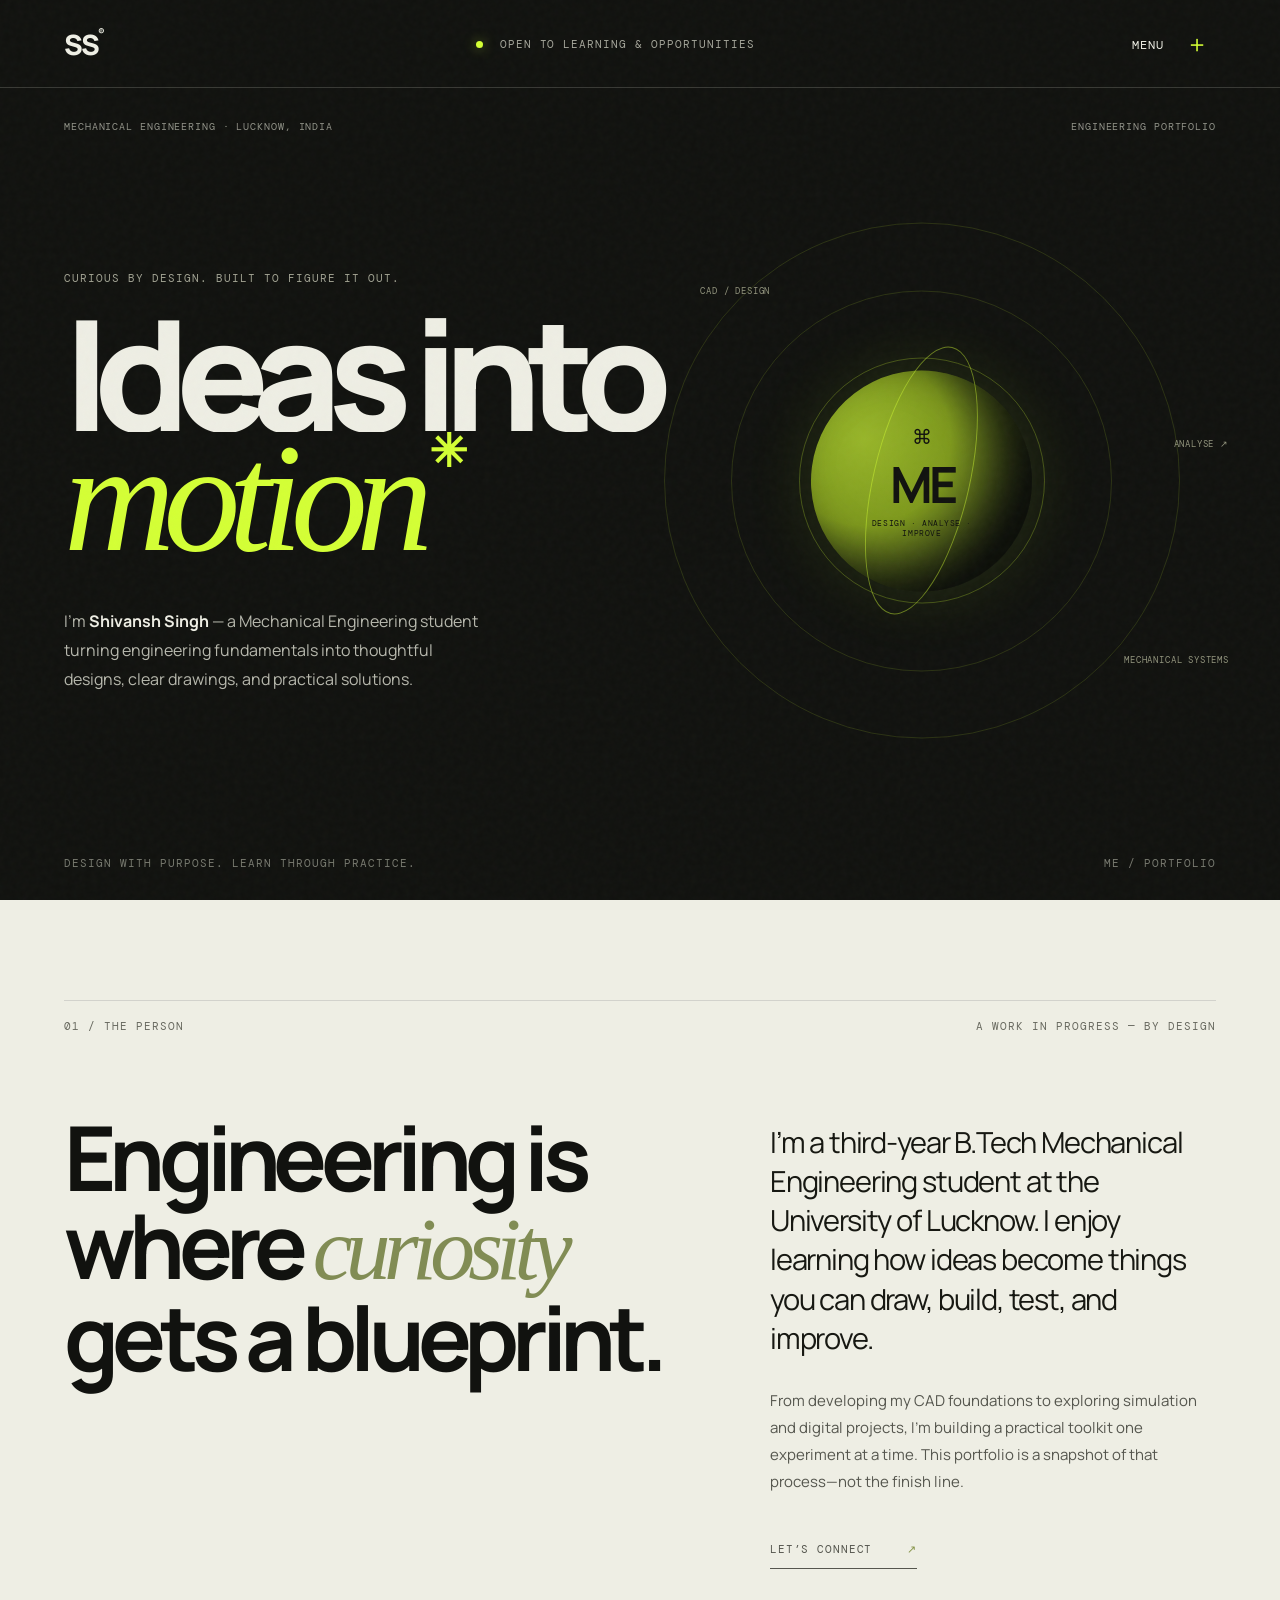
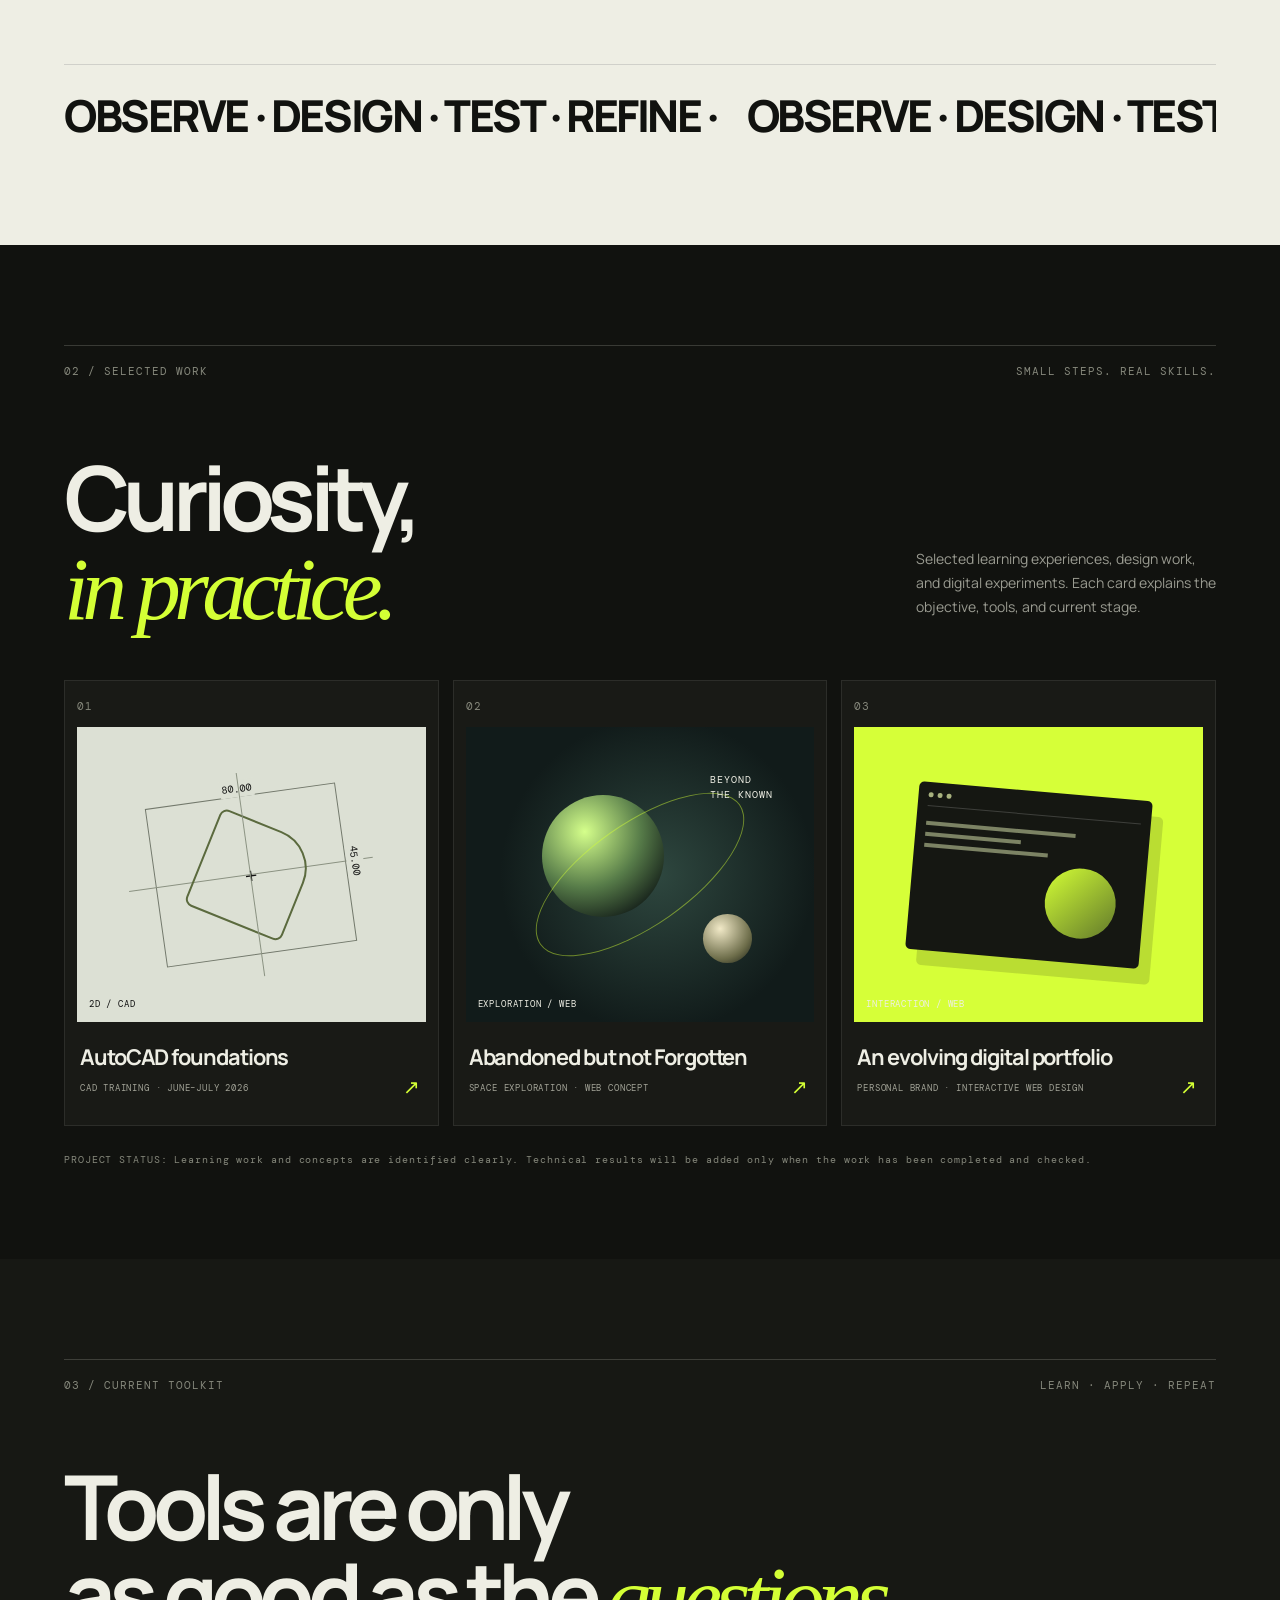
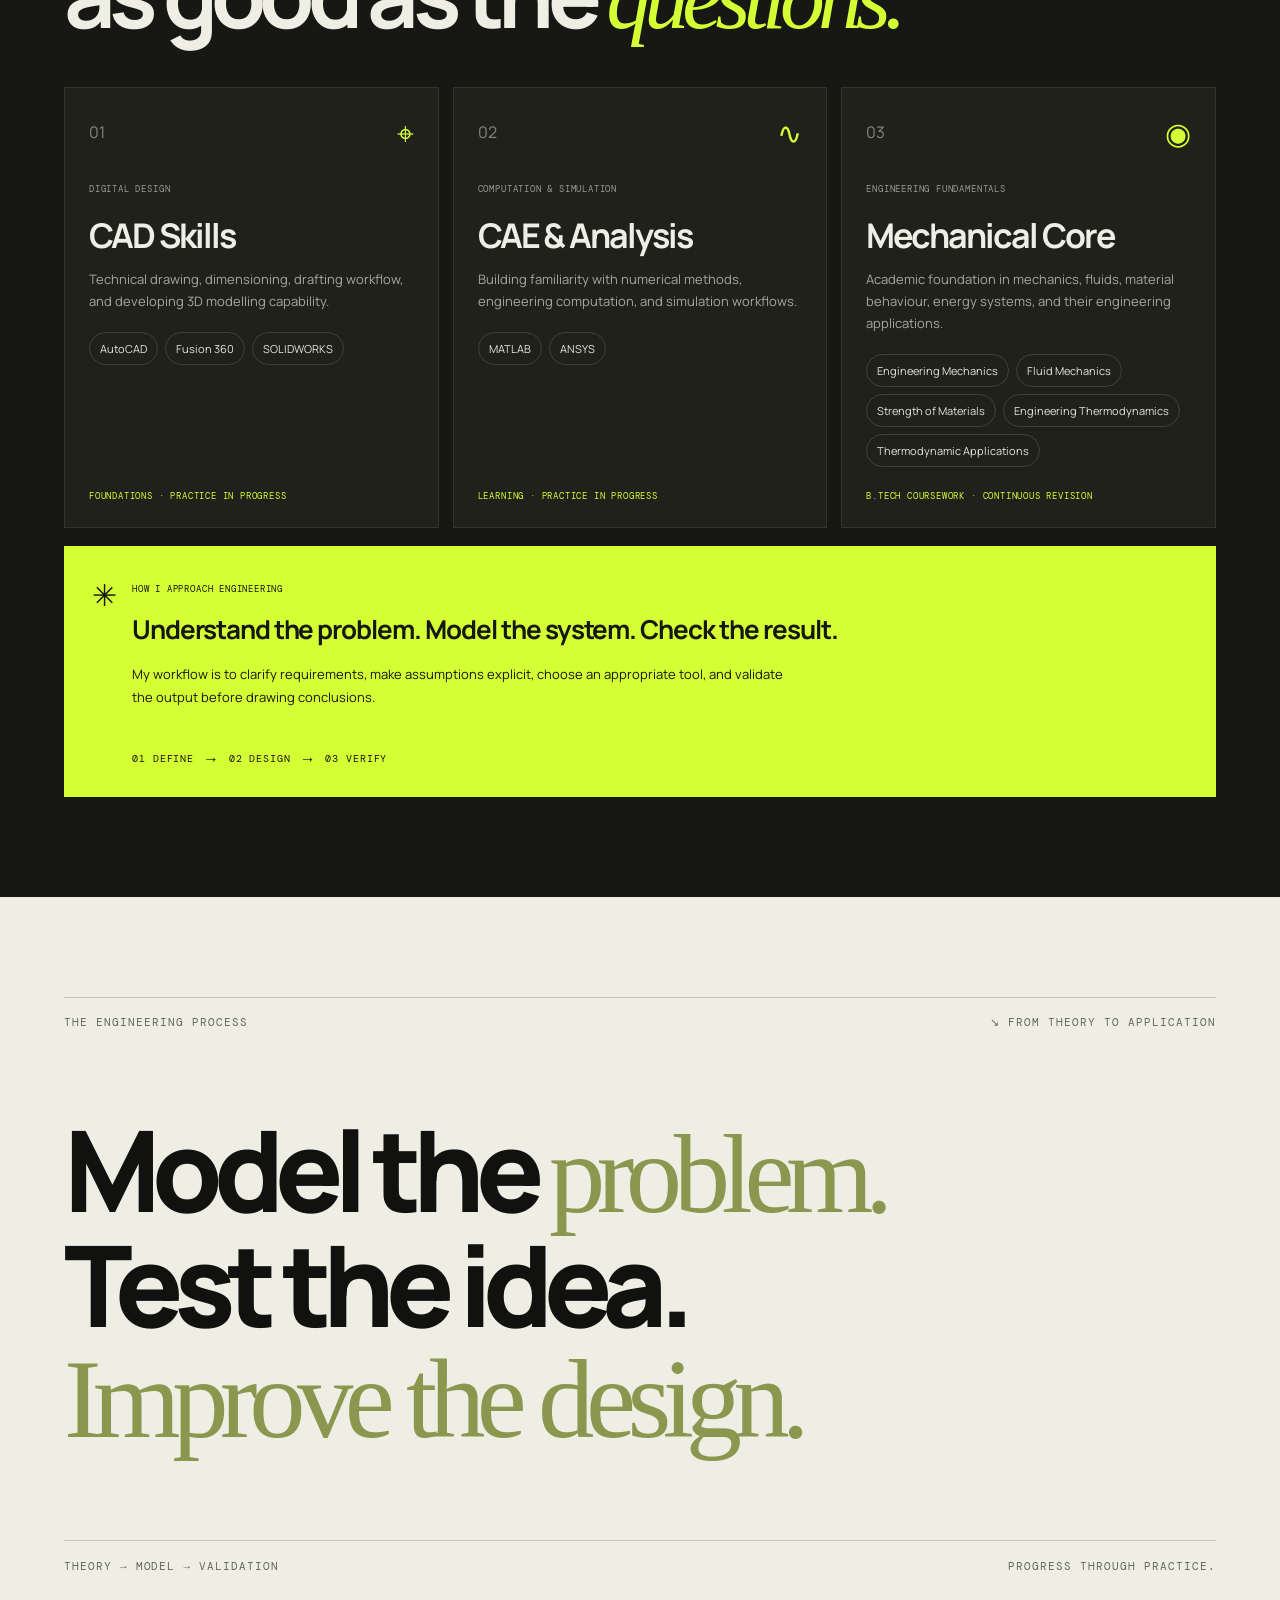
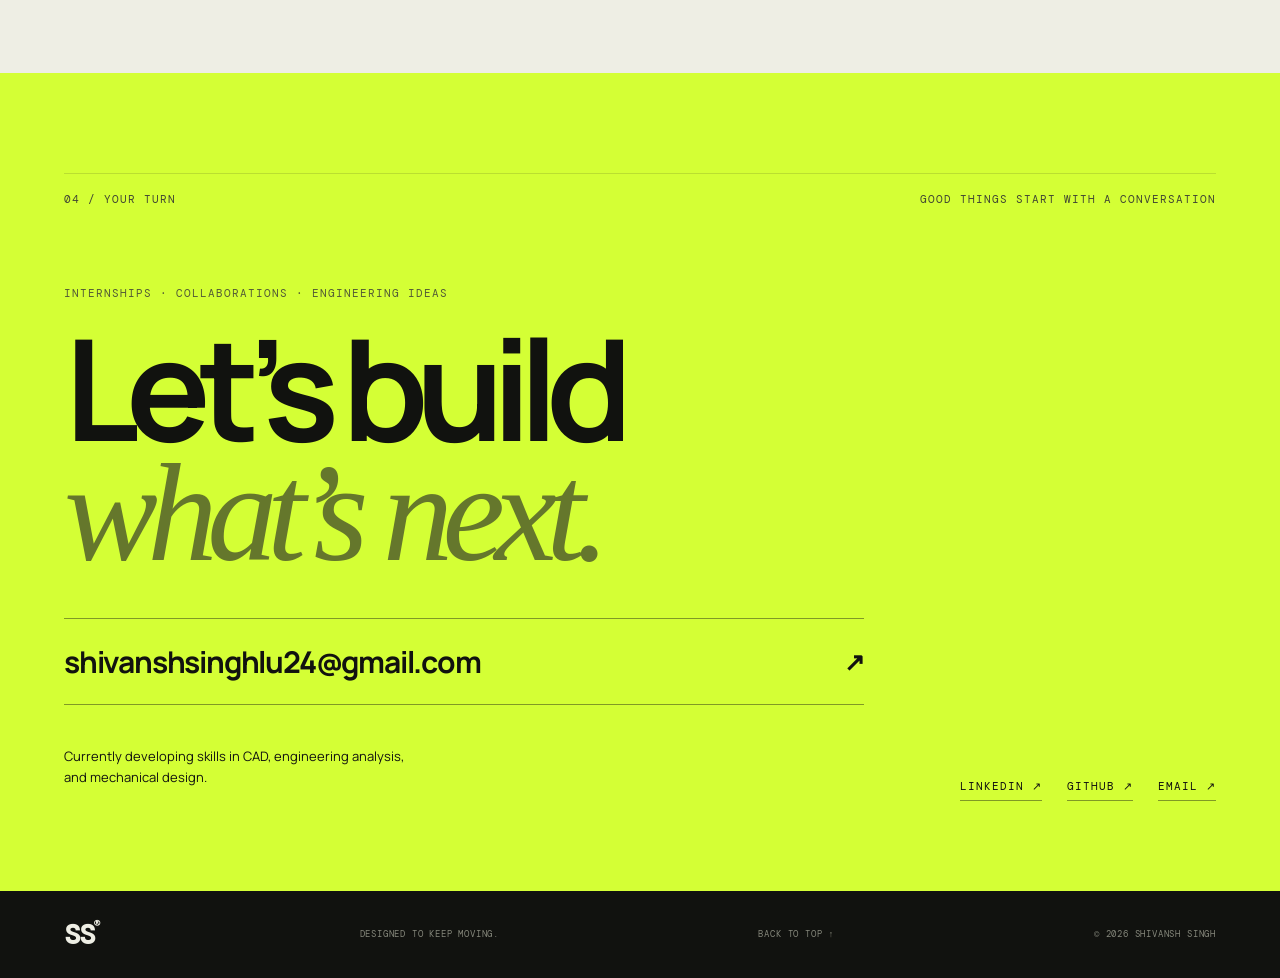
<file: index.html>
<!doctype html>
<html lang="en">
<head>
  <meta charset="utf-8" />
  <meta name="viewport" content="width=device-width, initial-scale=1" />
  <meta name="theme-color" content="#10110f" />
  <meta name="description" content="Shivansh Singh — Mechanical Engineering student exploring design, CAD, and simulation." />
  <title>Shivansh Singh — Design in Motion</title>
  <link rel="preconnect" href="https://fonts.googleapis.com">
  <link rel="preconnect" href="https://fonts.gstatic.com" crossorigin>
  <link href="https://fonts.googleapis.com/css2?family=DM+Mono:wght@400;500&family=Manrope:wght@400;500;600;700;800&display=swap" rel="stylesheet">
  <link rel="stylesheet" href="styles.css" />
  <script defer src="script.js"></script>
</head>
<body>
  <div class="noise" aria-hidden="true"></div>
  <div class="scroll-progress" aria-hidden="true"><span id="progress-bar"></span></div>
  <div class="cursor-dot" aria-hidden="true"></div>
  <header class="site-header">
    <a class="brand magnetic" href="#top" aria-label="Shivansh Singh home">SS<span>®</span></a>
    <div class="header-note"><span class="status-dot"></span> OPEN TO LEARNING & OPPORTUNITIES</div>
    <button class="menu-toggle magnetic" id="menu-toggle" aria-expanded="false" aria-controls="nav-links">MENU <span class="menu-icon">＋</span></button>
    <nav id="nav-links" class="nav-links" aria-label="Main navigation">
      <a href="#about">About <i>01</i></a><a href="#work">Selected work <i>02</i></a><a href="#toolkit">Toolkit <i>03</i></a><a href="#contact">Contact <i>04</i></a>
    </nav>
  </header>

  <main id="top">
    <section class="hero section-pad" aria-labelledby="hero-title">
      <div class="hero-meta reveal"><span>MECHANICAL ENGINEERING · LUCKNOW, INDIA</span><span>ENGINEERING PORTFOLIO</span></div>
      <div class="hero-title-wrap">
        <p class="eyebrow reveal">CURIOUS BY DESIGN. BUILT TO FIGURE IT OUT.</p>
        <h1 id="hero-title" class="hero-title"><span class="title-line"><span class="title-inner">Ideas into</span></span><span class="title-line title-line-two"><span class="title-inner"><em>motion</em><span class="asterisk">✳</span></span></span></h1>
        <div class="hero-bottom reveal"><p>I’m <strong>Shivansh Singh</strong> — a Mechanical Engineering student turning engineering fundamentals into thoughtful designs, clear drawings, and practical solutions.</p></div>
      </div>
      <div class="hero-art" aria-hidden="true">
        <div class="orbit orbit-a"></div><div class="orbit orbit-b"></div><div class="orbit orbit-c"></div>
        <div class="core"><div class="core-cut"></div><div class="core-label"><span class="core-icon">⌘</span><strong>ME</strong><small>DESIGN · ANALYSE · IMPROVE</small></div></div>
        <div class="orbit-tag tag-one">CAD / DESIGN</div><div class="orbit-tag tag-two">MECHANICAL SYSTEMS</div><div class="orbit-tag tag-three">ANALYSE ↗</div>
      </div>
      <div class="hero-index"><span>DESIGN WITH PURPOSE. LEARN THROUGH PRACTICE.</span><span>ME / PORTFOLIO</span></div>
    </section>

    <section id="about" class="about section-pad section-light">
      <div class="section-kicker reveal"><span>01 / THE PERSON</span><span>A WORK IN PROGRESS — BY DESIGN</span></div>
      <div class="about-grid">
        <h2 class="display reveal">Engineering is where <em>curiosity</em> gets a blueprint.</h2>
        <div class="about-copy reveal"><p class="large-copy">I’m a third-year B.Tech Mechanical Engineering student at the University of Lucknow. I enjoy learning how ideas become things you can draw, build, test, and improve.</p><p>From developing my CAD foundations to exploring simulation and digital projects, I’m building a practical toolkit one experiment at a time. This portfolio is a snapshot of that process—not the finish line.</p><a class="text-link" href="#contact">LET’S CONNECT <span>↗</span></a></div>
      </div>
      <div class="marquee" aria-hidden="true"><div class="marquee-track"><span>OBSERVE · DESIGN · TEST · REFINE · </span><span>OBSERVE · DESIGN · TEST · REFINE · </span></div></div>
    </section>

    <section id="work" class="work section-pad">
      <div class="section-kicker reveal"><span>02 / SELECTED WORK</span><span>SMALL STEPS. REAL SKILLS.</span></div>
      <div class="work-heading reveal"><h2 class="display">Curiosity,<br><em>in practice.</em></h2><p>Selected learning experiences, design work, and digital experiments. Each card explains the objective, tools, and current stage.</p></div>
      <div class="project-list">
        <button class="project-card reveal" data-project="cad" aria-label="Open AutoCAD learning details">
          <span class="project-number">01</span><div class="project-visual visual-cad"><div class="cad-frame"><div class="cad-shape"></div><span class="dimension dim-x">80.00</span><span class="dimension dim-y">45.00</span><span class="cad-cross">＋</span></div><span class="visual-stamp">2D / CAD</span></div>
          <span class="project-info"><span class="project-name">AutoCAD foundations</span><span class="project-type">CAD TRAINING · JUNE–JULY 2026</span></span><span class="project-arrow">↗</span>
        </button>
        <button class="project-card reveal" data-project="space" aria-label="Open NASA Space Apps project details">
          <span class="project-number">02</span><div class="project-visual visual-space"><div class="planet planet-one"></div><div class="planet planet-two"></div><div class="space-orbit"></div><span class="space-word">BEYOND<br>THE KNOWN</span><span class="visual-stamp">EXPLORATION / WEB</span></div>
          <span class="project-info"><span class="project-name">Abandoned but not Forgotten</span><span class="project-type">SPACE EXPLORATION · WEB CONCEPT</span></span><span class="project-arrow">↗</span>
        </button>
        <button class="project-card reveal" data-project="portfolio" aria-label="Open portfolio project details">
          <span class="project-number">03</span><div class="project-visual visual-web"><div class="browser-window"><div class="browser-top"><i></i><i></i><i></i></div><div class="browser-lines"><b></b><b></b><b></b></div><div class="browser-orb"></div></div><span class="visual-stamp">INTERACTION / WEB</span></div>
          <span class="project-info"><span class="project-name">An evolving digital portfolio</span><span class="project-type">PERSONAL BRAND · INTERACTIVE WEB DESIGN</span></span><span class="project-arrow">↗</span>
        </button>
      </div>
      <p class="project-note">PROJECT STATUS: Learning work and concepts are identified clearly. Technical results will be added only when the work has been completed and checked.</p>
    </section>

    <section id="toolkit" class="toolkit section-pad">
      <div class="section-kicker reveal"><span>03 / CURRENT TOOLKIT</span><span>LEARN · APPLY · REPEAT</span></div>
      <h2 class="display reveal">Tools are only<br>as good as the <em>questions.</em></h2>
      <div class="skill-groups">
        <article class="skill-group reveal"><div class="group-head"><span class="skill-count">01</span><span class="group-symbol">⌖</span></div><p class="group-label">DIGITAL DESIGN</p><h3>CAD Skills</h3><p>Technical drawing, dimensioning, drafting workflow, and developing 3D modelling capability.</p><div class="skill-pills"><span>AutoCAD</span><span>Fusion 360</span><span>SOLIDWORKS</span></div><span class="skill-status">FOUNDATIONS · PRACTICE IN PROGRESS</span></article>
        <article class="skill-group reveal"><div class="group-head"><span class="skill-count">02</span><span class="group-symbol">∿</span></div><p class="group-label">COMPUTATION & SIMULATION</p><h3>CAE & Analysis</h3><p>Building familiarity with numerical methods, engineering computation, and simulation workflows.</p><div class="skill-pills"><span>MATLAB</span><span>ANSYS</span></div><span class="skill-status">LEARNING · PRACTICE IN PROGRESS</span></article>
        <article class="skill-group reveal"><div class="group-head"><span class="skill-count">03</span><span class="group-symbol">◉</span></div><p class="group-label">ENGINEERING FUNDAMENTALS</p><h3>Mechanical Core</h3><p>Academic foundation in mechanics, fluids, material behaviour, energy systems, and their engineering applications.</p><div class="skill-pills"><span>Engineering Mechanics</span><span>Fluid Mechanics</span><span>Strength of Materials</span><span>Engineering Thermodynamics</span><span>Thermodynamic Applications</span></div><span class="skill-status">B.TECH COURSEWORK · CONTINUOUS REVISION</span></article>
      </div>
      <div class="learning-note reveal"><span class="note-mark">✳</span><div><p class="note-kicker">HOW I APPROACH ENGINEERING</p><p><strong>Understand the problem. Model the system. Check the result.</strong></p><p class="note-copy">My workflow is to clarify requirements, make assumptions explicit, choose an appropriate tool, and validate the output before drawing conclusions.</p></div><div class="workflow"><span>01 DEFINE</span><b>→</b><span>02 DESIGN</span><b>→</b><span>03 VERIFY</span></div></div>
    </section>

    <section class="manifesto section-pad">
      <div class="manifesto-top reveal"><span>THE ENGINEERING PROCESS</span><span>↘ FROM THEORY TO APPLICATION</span></div>
      <p class="manifesto-line" aria-label="Model the problem. Test the idea. Improve the design."><span class="reveal-word">Model the</span> <span class="reveal-word"><em>problem.</em></span><br><span class="reveal-word">Test the idea.</span><br><span class="reveal-word"><em>Improve the design.</em></span></p>
      <div class="manifesto-bottom"><span>THEORY → MODEL → VALIDATION</span><span>PROGRESS THROUGH PRACTICE.</span></div>
    </section>

    <section id="contact" class="contact section-pad">
      <div class="section-kicker reveal"><span>04 / YOUR TURN</span><span>GOOD THINGS START WITH A CONVERSATION</span></div>
      <p class="eyebrow reveal">INTERNSHIPS · COLLABORATIONS · ENGINEERING IDEAS</p>
      <h2 class="contact-title reveal">Let’s build<br><em>what’s next.</em></h2>
      <a class="contact-button magnetic reveal" href="mailto:shivanshsinghlu24@gmail.com"><span>shivanshsinghlu24@gmail.com</span><b>↗</b></a>
      <div class="contact-details reveal"><p>Currently developing skills in CAD, engineering analysis, and mechanical design.</p><div class="social-links"><a href="https://www.linkedin.com/in/shivansh-singh-a24973335" target="_blank" rel="noreferrer">LINKEDIN ↗</a><a href="https://github.com/shivanshsinghlu24" target="_blank" rel="noreferrer">GITHUB ↗</a><a href="mailto:shivanshsinghlu24@gmail.com">EMAIL ↗</a></div></div>
    </section>
  </main>

  <footer class="site-footer"><a class="brand" href="#top">SS<span>®</span></a><span>DESIGNED TO KEEP MOVING.</span><a href="#top" class="back-top">BACK TO TOP ↑</a><span>© <span id="year">2026</span> SHIVANSH SINGH</span></footer>

  <dialog id="project-dialog" class="project-dialog"><button class="dialog-close" id="dialog-close" aria-label="Close details">×</button><p class="eyebrow" id="dialog-kicker">PROJECT / DETAILS</p><h2 id="dialog-title">Project title</h2><div id="dialog-body"></div><a class="text-link" id="dialog-link" href="#contact">ASK ME ABOUT THIS <span>↗</span></a></dialog>
  <div class="transition-curtain" aria-hidden="true"><span>KEEP EXPLORING ✳</span></div>
</body>
</html>
</file>
<file: styles.css>
:root{--ink:#11120f;--paper:#eeeee4;--lime:#d4ff35;--muted:#88897f;--line:rgba(238,238,228,.18);--mono:'DM Mono',monospace;--sans:'Manrope',Arial,sans-serif}*{box-sizing:border-box}html{scroll-behavior:smooth;scroll-padding-top:80px}body{margin:0;background:var(--ink);color:var(--paper);font-family:var(--sans);overflow-x:hidden}a{color:inherit;text-decoration:none}button{font:inherit}.noise{position:fixed;inset:0;pointer-events:none;z-index:10;opacity:.055;background-image:url("data:image/svg+xml,%3Csvg viewBox='0 0 180 180' xmlns='http://www.w3.org/2000/svg'%3E%3Cfilter id='n'%3E%3CfeTurbulence type='fractalNoise' baseFrequency='.8' numOctaves='3' stitchTiles='stitch'/%3E%3C/filter%3E%3Crect width='100%25' height='100%25' filter='url(%23n)' opacity='.5'/%3E%3C/svg%3E")}.scroll-progress{position:fixed;z-index:30;top:0;left:0;width:100%;height:3px}.scroll-progress span{display:block;height:100%;width:0;background:var(--lime)}.cursor-dot{display:none}.site-header{height:88px;padding:0 5vw;display:flex;align-items:center;justify-content:space-between;border-bottom:1px solid var(--line);position:absolute;top:0;left:0;width:100%;z-index:20}.brand{font-size:28px;font-weight:800;letter-spacing:-2px}.brand span{font-size:10px;vertical-align:top;letter-spacing:0}.header-note,.eyebrow,.section-kicker,.hero-meta,.hero-index,.orbit-tag,.project-type,.project-number,.visual-stamp,.skill-status,.group-label,.note-kicker,.workflow,.manifesto-top,.manifesto-bottom,.social-links,.site-footer,.project-note{font:11px var(--mono);letter-spacing:.09em}.header-note{color:#a4a59a}.status-dot{display:inline-block;width:7px;height:7px;border-radius:50%;background:var(--lime);margin-right:9px;box-shadow:0 0 12px #d4ff3580}.menu-toggle{border:0;background:none;color:var(--paper);cursor:pointer;font:12px var(--mono);letter-spacing:.1em}.menu-icon{color:var(--lime);font-size:24px;margin-left:12px;vertical-align:-3px}.nav-links{display:none;position:absolute;top:87px;left:0;right:0;padding:30px 5vw 42px;background:var(--ink);border-bottom:1px solid var(--line);grid-template-columns:repeat(4,1fr);gap:18px}.nav-links.open{display:grid}.nav-links a{font-size:clamp(18px,3vw,30px);font-weight:700}.nav-links i{font:11px var(--mono);color:var(--lime);margin-left:8px}.section-pad{padding:100px 5vw}.hero{min-height:100svh;position:relative;display:flex;flex-direction:column;justify-content:center;padding-top:145px;padding-bottom:65px;overflow:hidden}.hero-meta{position:absolute;top:120px;left:5vw;right:5vw;display:flex;justify-content:space-between;color:#929389;font-size:10px}.hero-title-wrap{position:relative;z-index:2;max-width:900px}.eyebrow{color:#a1a292}.hero .eyebrow{margin:0 0 28px}.hero-title{font-size:clamp(70px,12vw,170px);line-height:.78;letter-spacing:-.095em;margin:0;font-weight:800;position:relative;z-index:2}.title-line{display:block;overflow:hidden}.title-inner{display:block;animation:rise .9s cubic-bezier(.2,.75,.2,1) both}.title-line-two .title-inner{animation-delay:.12s}.hero-title em,.display em,.manifesto-line em,.contact-title em{font-family:Georgia,serif;font-weight:400;color:var(--lime);letter-spacing:-.075em}.asterisk{font-size:.3em;color:var(--lime);vertical-align:top;margin-left:.16em;letter-spacing:0}.hero-bottom{max-width:430px;margin-top:48px;font-size:16px;line-height:1.8;color:#b7b8ad}.hero-bottom strong{color:var(--paper)}.hero-art{position:absolute;width:min(48vw,620px);aspect-ratio:1;right:4vw;top:50%;transform:translateY(-45%);pointer-events:none}.orbit{position:absolute;inset:8%;border:1px solid #d4ff3522;border-radius:50%;animation:orbit 30s linear infinite}.orbit-b{inset:19%;animation-direction:reverse}.orbit-c{inset:30%;border-color:#d4ff3540}.core{position:absolute;inset:32%;border-radius:50%;background:radial-gradient(circle at 30% 25%,#d4ff35b0,#7e991d 38%,#1d2114 75%);box-shadow:0 0 70px #baff2720,inset -25px -25px 45px #050605a8;display:grid;place-items:center;transform:rotate(-15deg);animation:float 7s ease-in-out infinite}.core-cut{position:absolute;inset:-12% 28%;border:1px solid #d4ff3570;border-radius:50%;transform:rotate(28deg)}.core-label{transform:rotate(15deg);display:flex;align-items:center;flex-direction:column;color:#11120f;text-align:center}.core-label strong{font-size:clamp(25px,4vw,50px);letter-spacing:-.08em}.core-icon{font-size:20px}.core-label small{font:8px var(--mono);letter-spacing:.07em;max-width:130px}.orbit-tag{position:absolute;color:#92947d;font-size:9px}.tag-one{top:18%;left:14%}.tag-two{bottom:20%;right:0}.tag-three{top:43%;right:0}.hero-index{position:absolute;bottom:30px;left:5vw;right:5vw;display:flex;justify-content:space-between;color:#77796f}.section-kicker{display:flex;justify-content:space-between;gap:15px;color:#85877b;border-top:1px solid var(--line);padding-top:18px}.section-light{background:var(--paper);color:var(--ink)}.section-light .section-kicker{border-color:#11112220;color:#68695f}.about-grid{display:grid;grid-template-columns:1.15fr .85fr;gap:8vw;padding:80px 0 95px}.display{font-size:clamp(44px,7vw,92px);line-height:.98;letter-spacing:-.075em;font-weight:700;margin:0}.section-light .display em{color:#818c54}.about-copy{padding-top:10px;max-width:470px;font-size:15px;line-height:1.8;color:#55564e}.large-copy{font-size:clamp(20px,2.4vw,29px);line-height:1.35;letter-spacing:-.04em;color:#171812;margin-top:0}.text-link{display:inline-flex;gap:35px;border-bottom:1px solid currentColor;padding:12px 0;font:11px var(--mono);letter-spacing:.08em;margin-top:20px}.text-link span{color:#869348}.marquee{overflow:hidden;border-top:1px solid #11112222;padding:20px 0 0;white-space:nowrap;font-size:clamp(20px,4vw,44px);font-weight:800;letter-spacing:-.055em}.marquee-track{display:flex;width:max-content;animation:marquee 22s linear infinite}.marquee-track span{padding-right:30px}.marquee-track span:after{color:#8a9658}.work{padding-bottom:80px}.work-heading{display:flex;align-items:end;justify-content:space-between;gap:30px;padding:75px 0 48px}.work-heading p{max-width:300px;color:#9a9b91;font-size:14px;line-height:1.7}.project-list{display:grid;grid-template-columns:repeat(3,minmax(0,1fr));gap:14px}.project-card{position:relative;text-align:left;color:var(--paper);background:#191a16;border:1px solid #ffffff15;padding:12px;cursor:pointer;min-width:0;transition:transform .35s,border-color .35s}.project-card:hover{transform:translateY(-7px);border-color:#d4ff3580}.project-number{display:block;color:#85877b;padding:6px 0 14px}.project-visual{height:clamp(180px,23vw,310px);position:relative;overflow:hidden;display:grid;place-items:center}.visual-cad{background:#dce0d4;color:#111}.cad-frame{width:55%;aspect-ratio:1.2;border:1px solid #73796c;position:relative;display:grid;place-items:center;transform:rotate(-8deg)}.cad-frame:before,.cad-frame:after{content:'';position:absolute;background:#8b9282}.cad-frame:before{width:130%;height:1px}.cad-frame:after{height:130%;width:1px}.cad-shape{width:55%;aspect-ratio:1;border:2px solid #5b6a3e;border-radius:8px 40px 8px 8px;transform:rotate(30deg)}.dimension{position:absolute;font:10px var(--mono);background:#dce0d4;padding:2px}.dim-x{top:-17px;left:40%}.dim-y{right:-27px;top:45%;transform:rotate(90deg)}.cad-cross{position:absolute;font-size:20px}.visual-space{background:radial-gradient(circle at 55% 50%,#2e473f,#111b1a 65%)}.planet{position:absolute;border-radius:50%;background:radial-gradient(circle at 35% 30%,#d5ff8b,#577c49 48%,#18241c 80%)}.planet-one{width:35%;aspect-ratio:1;left:22%;top:23%}.planet-two{width:14%;aspect-ratio:1;right:18%;bottom:20%;background:radial-gradient(circle at 35% 30%,#f1e9c7,#6d6d4a 65%,#151a12)}.space-orbit{width:70%;height:35%;border:1px solid #d4ff3577;border-radius:50%;transform:rotate(-35deg)}.space-word{position:absolute;font:10px var(--mono);letter-spacing:.1em;right:12%;top:15%;line-height:1.5}.visual-web{background:#d6ff38}.browser-window{width:67%;height:57%;background:#151712;border-radius:5px;padding:10px;position:relative;box-shadow:12px 15px 0 #11120f24;transform:rotate(5deg)}.browser-top{display:flex;gap:4px;border-bottom:1px solid #ffffff2c;padding-bottom:8px}.browser-top i{width:5px;height:5px;border-radius:50%;background:#a7b17e}.browser-lines{padding-top:15px;display:grid;gap:7px}.browser-lines b{height:4px;background:#7c8364;width:70%}.browser-lines b:nth-child(2){width:45%}.browser-lines b:nth-child(3){width:58%}.browser-orb{position:absolute;width:30%;aspect-ratio:1;border-radius:50%;background:linear-gradient(135deg,#d4ff35,#61782b);right:12%;bottom:15%}.visual-stamp{position:absolute;bottom:12px;left:12px;font-size:9px;color:currentColor}.project-info{display:flex;flex-direction:column;gap:9px;padding:20px 25px 18px 3px}.project-name{font-size:clamp(16px,1.7vw,23px);font-weight:700;letter-spacing:-.05em}.project-type{font-size:9px;color:#a2a397;line-height:1.6}.project-arrow{position:absolute;bottom:25px;right:18px;color:var(--lime);font-size:20px}.project-note{color:#85877b;line-height:1.8;margin-top:25px;font-size:10px}.toolkit{background:#171814}.toolkit>.display{padding:70px 0 45px}.skill-groups{display:grid;grid-template-columns:repeat(3,minmax(0,1fr));gap:14px}.skill-group{padding:24px;background:#20211b;border:1px solid #ffffff16;min-height:360px;display:flex;flex-direction:column;align-items:flex-start;transition:transform .3s,border-color .3s}.skill-group:hover{transform:translateY(-5px);border-color:#d4ff3570}.group-head{display:flex;align-items:center;justify-content:space-between;width:100%;color:#85877b}.group-symbol{font-size:30px;color:var(--lime)}.group-label{font-size:9px;color:#9a9b90;margin-top:30px}.skill-group h3{font-size:clamp(24px,3vw,34px);letter-spacing:-.06em;margin:8px 0 10px}.skill-group>p:not(.group-label){font-size:13px;line-height:1.7;color:#a7a89d;margin:0 0 20px}.skill-pills{display:flex;flex-wrap:wrap;gap:7px;margin-bottom:22px}.skill-pills span{border:1px solid #ffffff25;border-radius:99px;padding:8px 10px;font-size:11px;color:#e4e5d8}.skill-status{margin-top:auto;color:var(--lime);font-size:9px;line-height:1.6}.learning-note{margin-top:18px;padding:28px;background:var(--lime);color:#151711;display:grid;grid-template-columns:auto 1fr;gap:15px;align-items:start}.note-mark{font-size:30px}.note-kicker{font-size:9px}.learning-note strong{font-size:clamp(18px,2.4vw,26px);letter-spacing:-.04em}.note-copy{max-width:670px;font-size:13px;line-height:1.7}.workflow{grid-column:2;display:flex;gap:12px;align-items:center;flex-wrap:wrap;font-size:10px;margin-top:12px}.workflow b{font-size:16px}.manifesto{background:var(--paper);color:var(--ink);min-height:650px;display:flex;flex-direction:column;justify-content:space-between}.manifesto-top{border-top:1px solid #17181430;padding-top:17px;display:flex;justify-content:space-between;color:#65665e}.manifesto-line{font-size:clamp(45px,8.8vw,120px);line-height:.98;letter-spacing:-.08em;font-weight:800;margin:85px 0}.manifesto-line em{color:#8b974f}.manifesto-bottom{display:flex;justify-content:space-between;border-top:1px solid #17181430;padding-top:18px;color:#64665b}.contact{background:var(--lime);color:var(--ink);padding-bottom:90px}.contact .section-kicker{border-color:#1112;color:#414633}.contact .eyebrow{color:#535b36;margin-top:80px}.contact-title{font-size:clamp(58px,11vw,145px);line-height:.85;letter-spacing:-.09em;margin:28px 0 45px}.contact-title em{color:#65772c}.contact-button{display:flex;justify-content:space-between;align-items:center;border-top:1px solid #15171170;border-bottom:1px solid #15171170;padding:22px 0;font-size:clamp(17px,3vw,30px);font-weight:700;letter-spacing:-.04em;max-width:800px}.contact-button b{font-size:25px}.contact-details{display:flex;justify-content:space-between;gap:30px;align-items:end;margin-top:28px}.contact-details p{font-size:13px;max-width:340px;line-height:1.6}.social-links{display:flex;gap:25px;flex-wrap:wrap}.social-links a{border-bottom:1px solid #15171170;padding-bottom:7px}.site-footer{padding:25px 5vw;display:flex;align-items:center;justify-content:space-between;gap:20px;color:#85877b;font-size:9px}.site-footer .brand{color:var(--paper)}.back-top{white-space:nowrap}.project-dialog{width:min(620px,calc(100% - 28px));background:var(--paper);color:var(--ink);border:0;padding:clamp(25px,5vw,48px);box-shadow:0 20px 100px #0008}.project-dialog::backdrop{background:#000b;backdrop-filter:blur(8px)}.dialog-close{position:absolute;right:18px;top:12px;border:0;background:none;font-size:30px;cursor:pointer}.project-dialog h2{font-size:clamp(32px,6vw,56px);line-height:1;letter-spacing:-.07em;margin:15px 0}.project-dialog p{line-height:1.7}.project-dialog .eyebrow{font:10px var(--mono);color:#70735e}.transition-curtain{display:none}.reveal{opacity:1;transform:none}.js-ready .reveal{opacity:0;transform:translateY(22px);transition:opacity .7s ease,transform .7s cubic-bezier(.2,.7,.2,1)}.js-ready .reveal.in-view{opacity:1;transform:none}.reveal-word{display:inline-block}.reveal-word em{font-style:normal}@keyframes rise{from{transform:translateY(110%)}to{transform:translateY(0)}}@keyframes orbit{to{transform:rotate(360deg)}}@keyframes float{0%,100%{translate:0 0}50%{translate:0 -12px}}@keyframes marquee{to{transform:translateX(-50%)}}@media(max-width:800px){.header-note{display:none}.site-header{height:72px}.nav-links{top:71px;grid-template-columns:repeat(2,1fr)}.hero{padding-top:135px;min-height:92svh}.hero-meta{top:98px;font-size:8px}.hero-title{font-size:clamp(64px,13vw,105px)}.hero-art{width:72vw;right:-12vw;top:46%;opacity:.7}.hero-bottom{max-width:360px;font-size:14px;margin-top:35px}.hero-index{font-size:8px;bottom:20px}.section-pad{padding:75px 6vw}.about-grid{grid-template-columns:1fr;gap:25px;padding:55px 0}.about-copy{max-width:600px}.work-heading{align-items:start;flex-direction:column;padding:55px 0 30px}.project-list{grid-template-columns:1fr 1fr}.project-card:last-child{grid-column:1/-1}.project-card:last-child .project-visual{height:250px}.skill-groups{grid-template-columns:1fr}.skill-group{min-height:0}.skill-status{margin-top:15px}.toolkit>.display{padding:55px 0 35px}.manifesto{min-height:520px}.manifesto-line{margin:65px 0}.contact-details{align-items:start;flex-direction:column}.site-footer{flex-wrap:wrap}.site-footer>span:nth-child(2){display:none}}@media(max-width:480px){.section-pad{padding:62px 5vw}.hero{min-height:88svh}.hero-meta{left:5vw;right:5vw;letter-spacing:.02em}.hero-meta span:first-child{max-width:58%}.hero-title{font-size:clamp(58px,14vw,78px)}.hero-art{width:85vw;right:-28vw;top:43%;opacity:.55}.hero-bottom{max-width:290px;font-size:13px}.hero-index{left:5vw;right:5vw;font-size:7px;gap:10px}.hero-index span:first-child{max-width:65%}.section-kicker{font-size:8px;letter-spacing:.04em}.section-kicker span:last-child{text-align:right}.display{font-size:clamp(42px,12vw,62px)}.project-list{grid-template-columns:1fr}.project-card:last-child{grid-column:auto}.project-visual,.project-card:last-child .project-visual{height:240px}.project-info{padding:17px 25px 15px 3px}.project-name{font-size:21px}.learning-note{grid-template-columns:1fr;padding:20px}.workflow{grid-column:1;gap:8px}.manifesto-line{font-size:clamp(42px,11vw,60px)}.manifesto-bottom{font-size:8px;gap:20px}.manifesto-bottom span:last-child{text-align:right}.contact .eyebrow{margin-top:55px}.contact-title{font-size:clamp(55px,14vw,76px)}.contact-button{font-size:16px}.social-links{gap:18px;font-size:9px}.site-footer{font-size:8px}.site-footer .back-top{display:none}}@media(prefers-reduced-motion:reduce){*,*::before,*::after{animation-duration:.01ms!important;animation-iteration-count:1!important;scroll-behavior:auto!important;transition-duration:.01ms!important}.js-ready .reveal{opacity:1;transform:none}}
</file>
